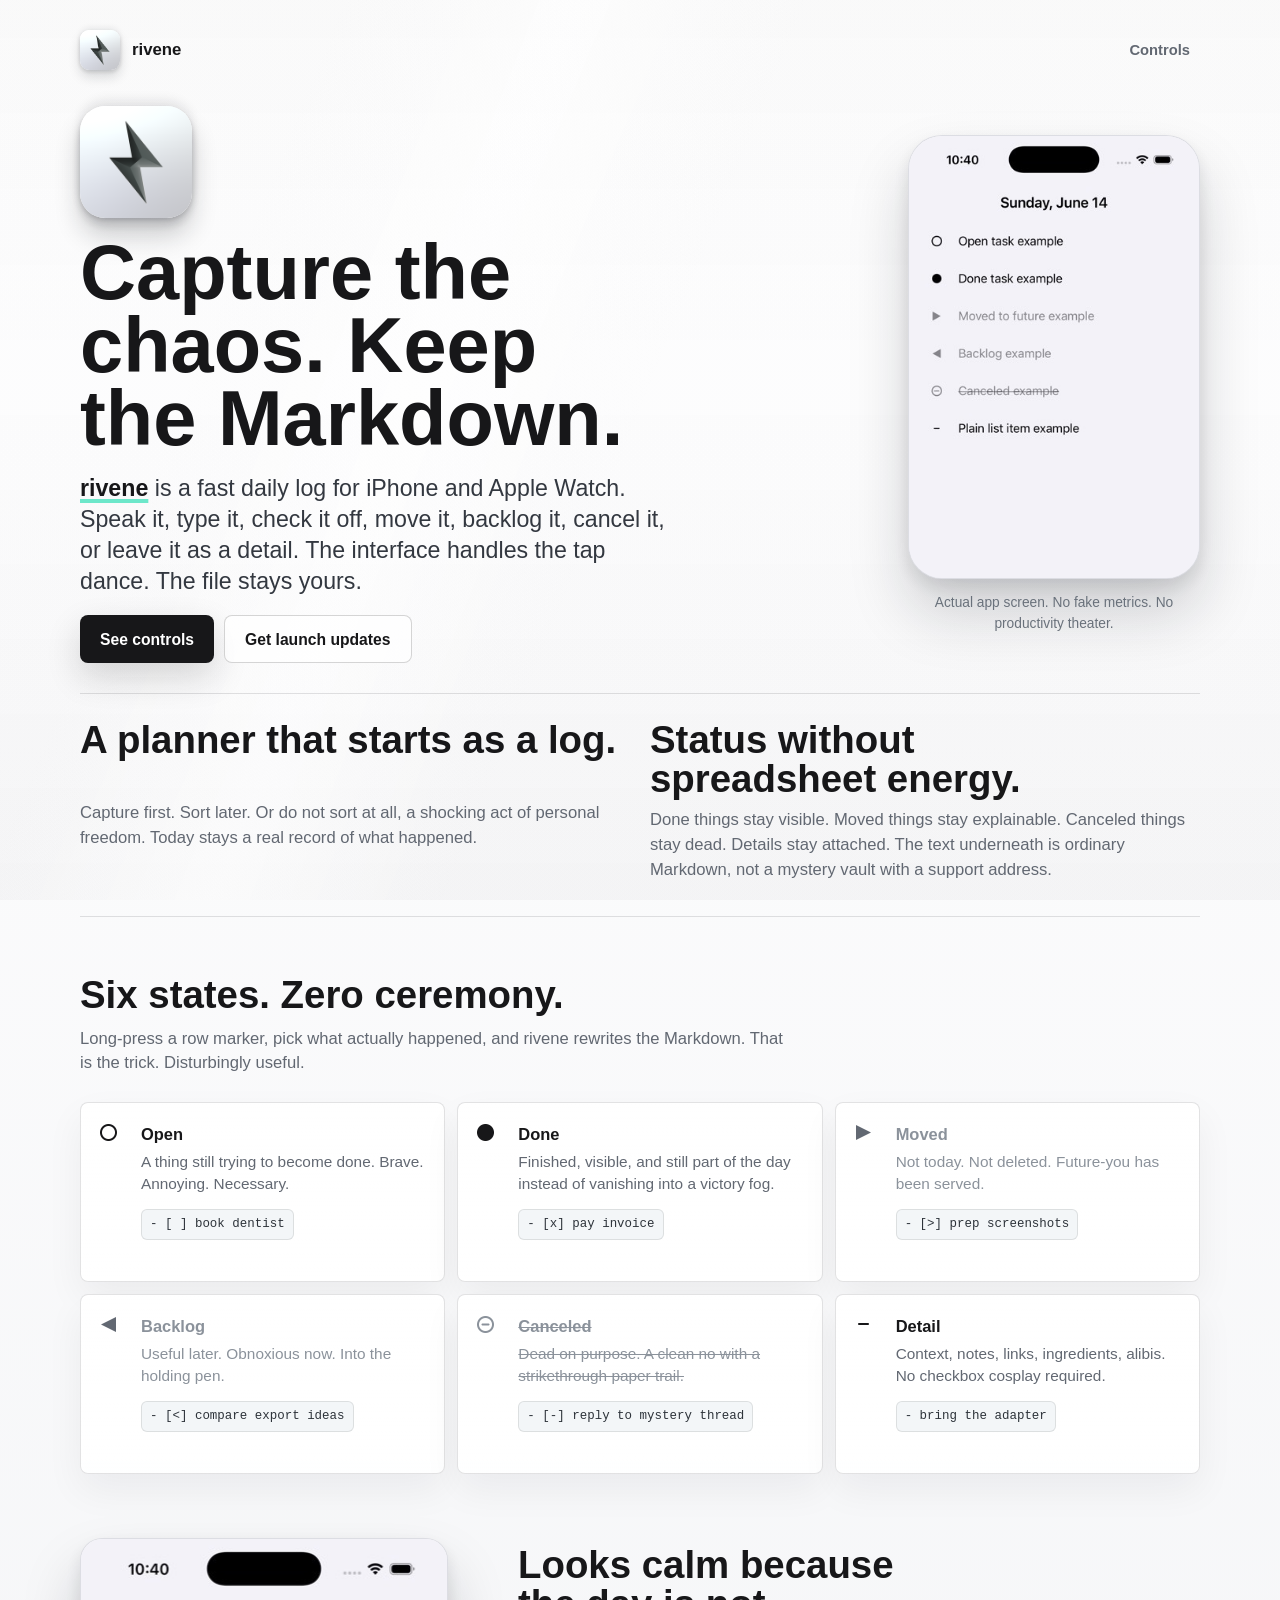
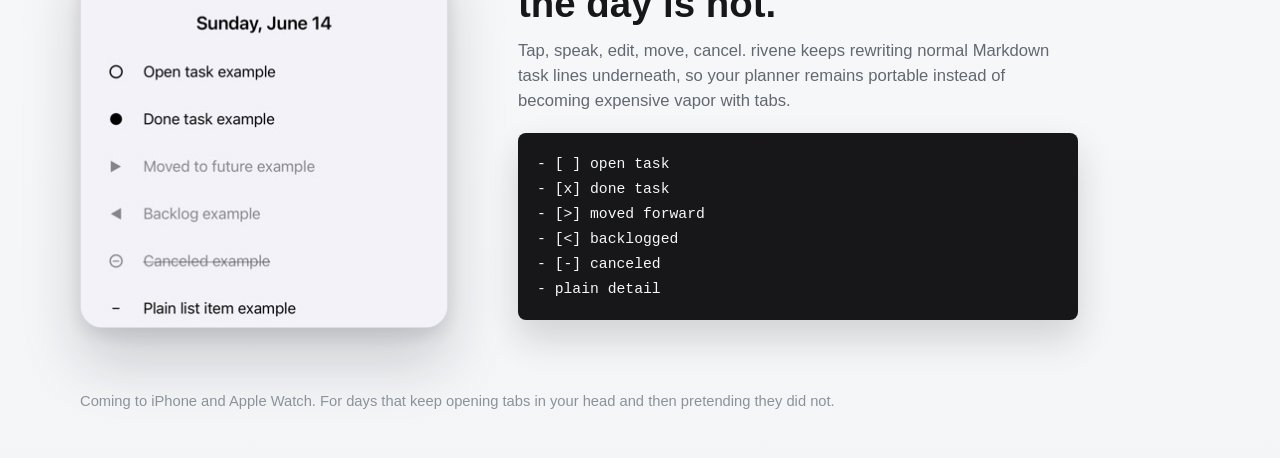
<file: index.html>
<!doctype html>
<html lang="en">
  <head>
    <meta charset="utf-8">
    <meta name="viewport" content="width=device-width, initial-scale=1">
    <title>rivene: Capture chaos, keep the Markdown</title>
    <meta
      name="description"
      content="rivene is a fast Markdown daily log for iPhone and Apple Watch. Capture, check off, move, backlog, cancel, and keep the text."
    >
    <meta name="theme-color" content="#fbfbfc">
    <meta property="og:title" content="rivene: Capture chaos, keep the Markdown">
    <meta
      property="og:description"
      content="A capture-first Markdown log for iPhone and Apple Watch. The interface moves fast. The file stays yours."
    >
    <meta property="og:type" content="website">
    <meta property="og:url" content="https://rivene.com/">
    <meta property="og:image" content="https://rivene.com/brand/app-icon/rivene-app-icon-faceted-inset-glass-material-20260615-512.png">
    <meta property="og:site_name" content="rivene">
    <meta name="twitter:card" content="summary_large_image">
    <meta name="twitter:title" content="rivene: Capture chaos, keep the Markdown">
    <meta
      name="twitter:description"
      content="A capture-first Markdown log for iPhone and Apple Watch. The interface moves fast. The file stays yours."
    >
    <meta name="twitter:image" content="https://rivene.com/brand/app-icon/rivene-app-icon-faceted-inset-glass-material-20260615-512.png">
    <link rel="canonical" href="https://rivene.com/">
    <link rel="icon" href="brand/app-icon/rivene-app-icon-faceted-inset-glass-material-20260615-32.png" sizes="32x32">
    <link rel="apple-touch-icon" href="brand/app-icon/rivene-app-icon-faceted-inset-glass-material-20260615-180.png">
    <link rel="manifest" href="site.webmanifest">
    <link rel="preload" href="product/rivene-daily-log-options-glyphs-20260615.jpg" as="image">
    <link rel="stylesheet" href="site.css?v=20260615-controls-animation">
    <script type="application/ld+json">
      {
        "@context": "https://schema.org",
        "@graph": [
          {
            "@type": "SoftwareApplication",
            "name": "rivene",
            "applicationCategory": "ProductivityApplication",
            "operatingSystem": "iOS, watchOS",
            "url": "https://rivene.com/",
            "image": "https://rivene.com/brand/app-icon/rivene-app-icon-faceted-inset-glass-material-20260615-512.png",
            "description": "rivene is a capture-first Markdown daily log for iPhone and Apple Watch.",
            "dateModified": "2026-06-15"
          },
          {
            "@type": "FAQPage",
            "mainEntity": [
              {
                "@type": "Question",
                "name": "What is rivene?",
                "acceptedAnswer": {
                  "@type": "Answer",
                  "text": "rivene is a Markdown-first daily log for iPhone and Apple Watch. It captures entries quickly while keeping the underlying planner as portable text."
                }
              },
              {
                "@type": "Question",
                "name": "Does rivene store entries as Markdown?",
                "acceptedAnswer": {
                  "@type": "Answer",
                  "text": "Yes. rivene rewrites standard Markdown task-list lines for open, done, moved, backlog, canceled, and plain detail entries."
                }
              },
              {
                "@type": "Question",
                "name": "What does the Apple Watch app do?",
                "acceptedAnswer": {
                  "@type": "Answer",
                  "text": "The Apple Watch app focuses on capture, quick review, and checking off today's entries. iPhone remains the full editing and planning surface."
                }
              },
              {
                "@type": "Question",
                "name": "Is speech capture private?",
                "acceptedAnswer": {
                  "@type": "Answer",
                  "text": "On physical iPhone devices, rivene requires on-device speech recognition and does not silently fall back to server recognition."
                }
              }
            ]
          }
        ]
      }
    </script>
  </head>
  <body>
    <a class="skip-link" href="#main-content">Skip to content</a>
    <main id="main-content" class="page" aria-labelledby="hero-title" tabindex="-1">
      <header class="brand-bar" aria-label="rivene">
        <a class="brand" href="/" aria-label="rivene home">
          <img
            class="brand__icon"
            src="brand/app-icon/rivene-app-icon-faceted-inset-glass-material-20260615-128.png"
            alt=""
            width="40"
            height="40"
          >
          <span>rivene</span>
        </a>
        <nav class="site-nav" aria-label="Site">
          <a href="controls.html">Controls</a>
        </nav>
      </header>

      <section class="hero" aria-label="rivene overview">
        <div class="hero__copy">
          <img
            class="hero__icon"
            src="brand/app-icon/rivene-app-icon-faceted-inset-glass-material-20260615-256.png"
            alt=""
            width="112"
            height="112"
          >
          <h1 id="hero-title">Capture the chaos. Keep the Markdown.</h1>
          <p>
            <span class="wordmark">rivene</span> is a fast daily log for iPhone and Apple Watch. Speak it, type it, check it off, move it, backlog it, cancel it, or leave it as a detail. The interface handles the tap dance. The file stays yours.
          </p>
          <div class="button-row">
            <a class="button" href="controls.html">See controls</a>
            <a class="button button--secondary" href="mailto:hello@rivene.com?subject=rivene%20launch%20updates">Get launch updates</a>
          </div>
        </div>

        <figure class="phone-shot">
          <div class="phone-frame">
            <img
              src="product/rivene-daily-log-options-glyphs-20260615.jpg"
              alt="rivene daily log showing open, done, moved, backlog, struck-through canceled, and plain list item examples."
              width="368"
              height="800"
              fetchpriority="high"
            >
          </div>
          <figcaption>Actual app screen. No fake metrics. No productivity theater.</figcaption>
        </figure>
      </section>

      <section class="intro" aria-label="What rivene is">
        <div>
          <h2>A planner that starts as a log.</h2>
          <p>
            Capture first. Sort later. Or do not sort at all, a shocking act of personal freedom. Today stays a real record of what happened.
          </p>
        </div>
        <div>
          <h2>Status without spreadsheet energy.</h2>
          <p>
            Done things stay visible. Moved things stay explainable. Canceled things stay dead. Details stay attached. The text underneath is ordinary Markdown, not a mystery vault with a support address.
          </p>
        </div>
      </section>

      <section class="options" aria-labelledby="options-title">
        <div class="section-heading">
          <h2 id="options-title">Six states. Zero ceremony.</h2>
          <p>Long-press a row marker, pick what actually happened, and rivene rewrites the Markdown. That is the trick. Disturbingly useful.</p>
        </div>

        <div class="option-grid">
          <article class="option">
            <span class="state-glyph state-glyph--open" aria-hidden="true"></span>
            <div>
              <h3>Open</h3>
              <p>A thing still trying to become done. Brave. Annoying. Necessary.</p>
              <code>- [ ] book dentist</code>
            </div>
          </article>
          <article class="option">
            <span class="state-glyph state-glyph--done" aria-hidden="true"></span>
            <div>
              <h3>Done</h3>
              <p>Finished, visible, and still part of the day instead of vanishing into a victory fog.</p>
              <code>- [x] pay invoice</code>
            </div>
          </article>
          <article class="option option--inactive">
            <span class="state-glyph state-glyph--moved" aria-hidden="true"></span>
            <div>
              <h3>Moved</h3>
              <p>Not today. Not deleted. Future-you has been served.</p>
              <code>- [&gt;] prep screenshots</code>
            </div>
          </article>
          <article class="option option--inactive">
            <span class="state-glyph state-glyph--backlog" aria-hidden="true"></span>
            <div>
              <h3>Backlog</h3>
              <p>Useful later. Obnoxious now. Into the holding pen.</p>
              <code>- [&lt;] compare export ideas</code>
            </div>
          </article>
          <article class="option option--inactive option--canceled">
            <span class="state-glyph state-glyph--canceled" aria-hidden="true"></span>
            <div>
              <h3>Canceled</h3>
              <p>Dead on purpose. A clean no with a strikethrough paper trail.</p>
              <code>- [-] reply to mystery thread</code>
            </div>
          </article>
          <article class="option">
            <span class="state-glyph state-glyph--detail" aria-hidden="true"></span>
            <div>
              <h3>Detail</h3>
              <p>Context, notes, links, ingredients, alibis. No checkbox cosplay required.</p>
              <code>- bring the adapter</code>
            </div>
          </article>
        </div>
      </section>

      <section class="receipt" aria-label="Markdown receipt">
        <figure class="detail-shot">
          <img
            src="product/rivene-daily-log-options-detail-glyphs-20260615.jpg"
            alt="Close crop of the rivene daily log showing every entry state option, including struck-through canceled text."
            width="368"
            height="390"
            loading="lazy"
          >
        </figure>
        <div class="receipt__copy">
          <h2>Looks calm because the day is not.</h2>
          <p>
            Tap, speak, edit, move, cancel. rivene keeps rewriting normal Markdown task lines underneath, so your planner remains portable instead of becoming expensive vapor with tabs.
          </p>
          <pre aria-label="Markdown examples"><code>- [ ] open task
- [x] done task
- [&gt;] moved forward
- [&lt;] backlogged
- [-] canceled
- plain detail</code></pre>
        </div>
      </section>
    </main>

    <footer class="footer">
      <span>Coming to iPhone and Apple Watch. For days that keep opening tabs in your head and then pretending they did not.</span>
    </footer>
  </body>
</html>
</file>
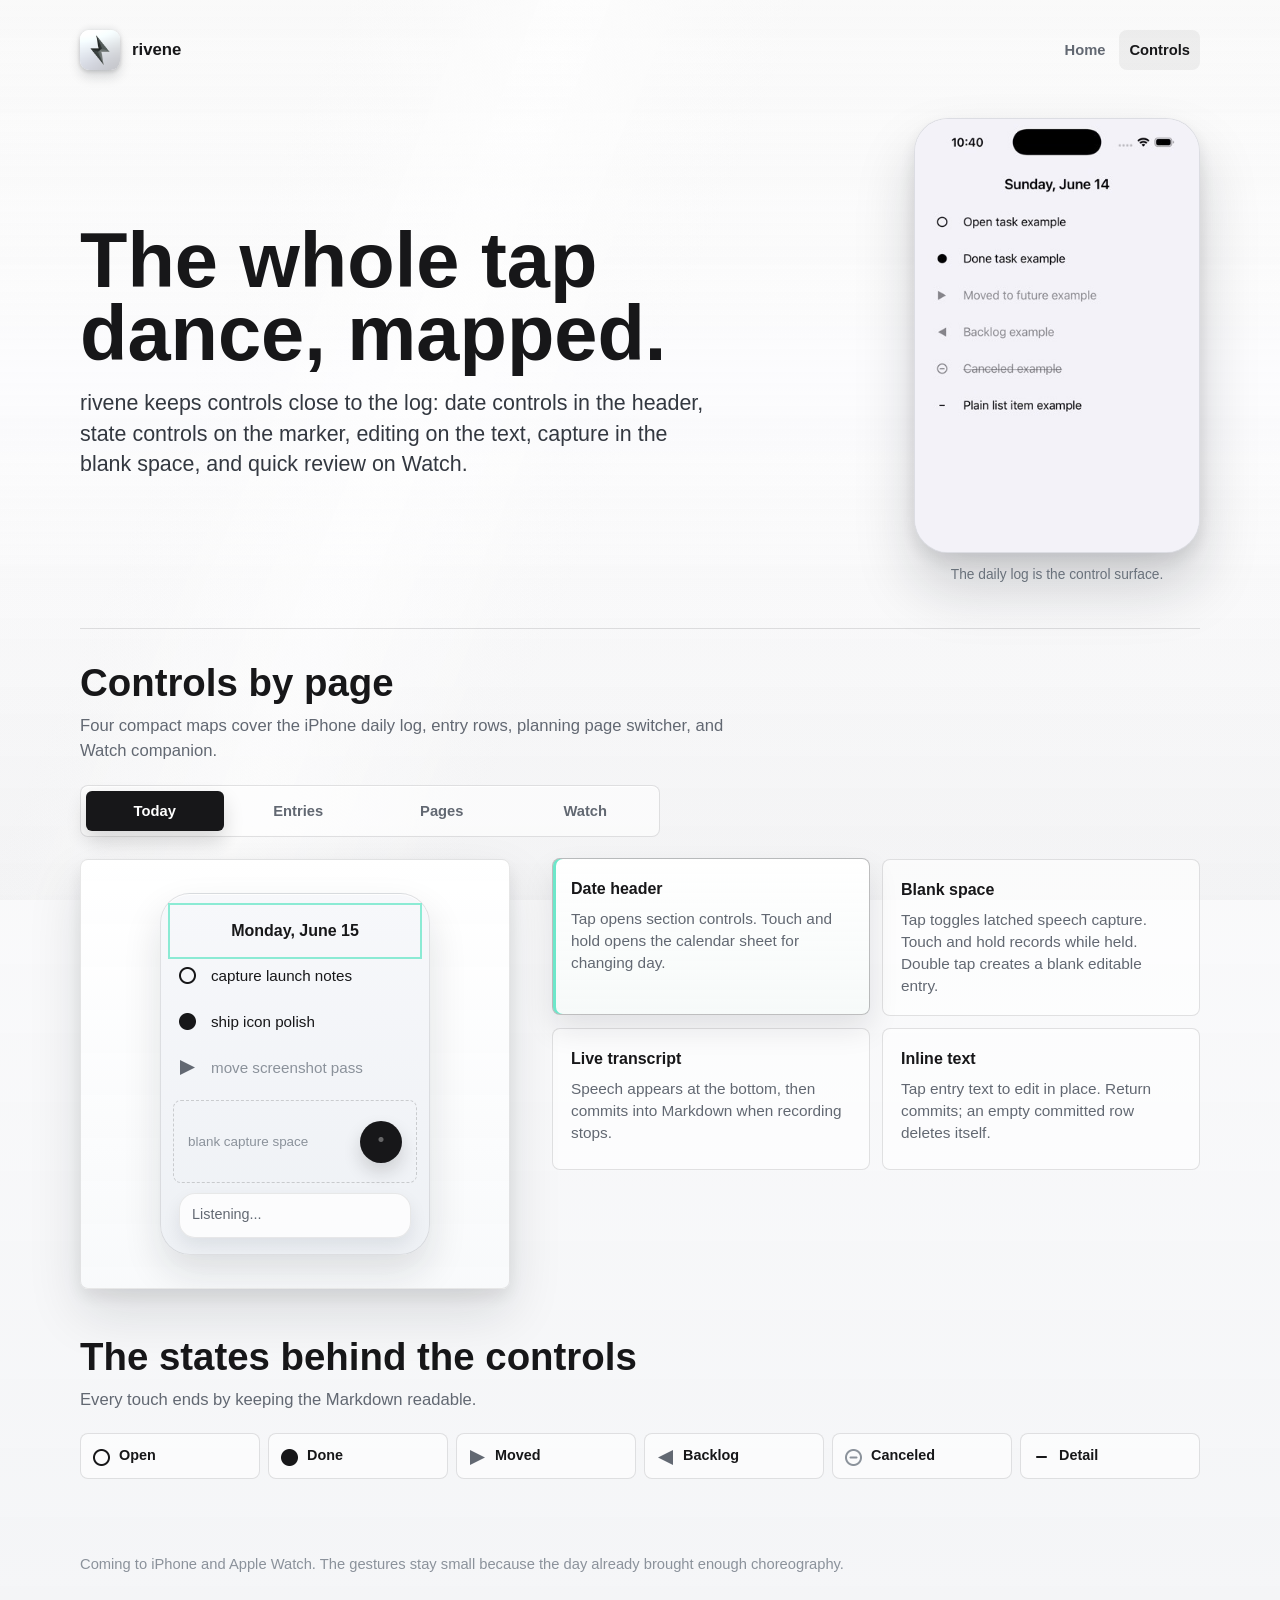
<file: controls.html>
<!doctype html>
<html lang="en">
  <head>
    <meta charset="utf-8">
    <meta name="viewport" content="width=device-width, initial-scale=1">
    <title>rivene controls: iPhone and Watch gestures</title>
    <meta
      name="description"
      content="A concise visual map of rivene controls for the iPhone daily log, entry states, planning pages, and Apple Watch."
    >
    <meta name="theme-color" content="#fbfbfc">
    <meta property="og:title" content="rivene controls">
    <meta
      property="og:description"
      content="A concise visual map of the controls in rivene's Markdown daily log for iPhone and Apple Watch."
    >
    <meta property="og:type" content="website">
    <meta property="og:url" content="https://rivene.com/controls.html">
    <meta property="og:image" content="https://rivene.com/brand/app-icon/rivene-app-icon-faceted-inset-glass-material-20260615-512.png">
    <meta property="og:site_name" content="rivene">
    <meta name="twitter:card" content="summary_large_image">
    <meta name="twitter:title" content="rivene controls">
    <meta
      name="twitter:description"
      content="A concise visual map of the controls in rivene's Markdown daily log for iPhone and Apple Watch."
    >
    <meta name="twitter:image" content="https://rivene.com/brand/app-icon/rivene-app-icon-faceted-inset-glass-material-20260615-512.png">
    <link rel="canonical" href="https://rivene.com/controls.html">
    <link rel="icon" href="brand/app-icon/rivene-app-icon-faceted-inset-glass-material-20260615-32.png" sizes="32x32">
    <link rel="apple-touch-icon" href="brand/app-icon/rivene-app-icon-faceted-inset-glass-material-20260615-180.png">
    <link rel="manifest" href="site.webmanifest">
    <link rel="preload" href="product/rivene-daily-log-options-glyphs-20260615.jpg" as="image">
    <link rel="stylesheet" href="site.css?v=20260615-screen-recordings">
  </head>
  <body>
    <a class="skip-link" href="#main-content">Skip to content</a>
    <main id="main-content" class="page controls-page" aria-labelledby="controls-title" tabindex="-1">
      <header class="brand-bar" aria-label="rivene">
        <a class="brand" href="/" aria-label="rivene home">
          <img
            class="brand__icon"
            src="brand/app-icon/rivene-app-icon-faceted-inset-glass-material-20260615-128.png"
            alt=""
            width="40"
            height="40"
          >
          <span>rivene</span>
        </a>
        <nav class="site-nav" aria-label="Site">
          <a href="/">Home</a>
          <a href="controls.html" aria-current="page">Controls</a>
        </nav>
      </header>

      <section class="controls-hero" aria-label="Controls overview">
        <div class="controls-hero__copy">
          <h1 id="controls-title">The whole tap dance, mapped.</h1>
          <p>
            rivene keeps controls close to the log: date controls in the header, state controls on the marker, editing on the text, capture in the blank space, and quick review on Watch.
          </p>
        </div>
        <figure class="controls-hero__shot">
          <div class="phone-frame">
            <img
              src="product/rivene-daily-log-options-glyphs-20260615.jpg"
              alt="rivene daily log screenshot showing entry states and row markers."
              width="368"
              height="800"
              fetchpriority="high"
            >
          </div>
          <figcaption>The daily log is the control surface.</figcaption>
        </figure>
      </section>

      <section class="control-tabs" aria-labelledby="control-tabs-title">
        <div class="section-heading">
          <h2 id="control-tabs-title">Controls by page</h2>
          <p>Four compact maps cover the iPhone daily log, entry rows, planning page switcher, and Watch companion.</p>
        </div>

        <div class="tab-strip" role="tablist" aria-label="Control pages">
          <button id="tab-today" class="tab-button" type="button" role="tab" aria-selected="true" aria-controls="panel-today">Today</button>
          <button id="tab-entries" class="tab-button" type="button" role="tab" aria-selected="false" aria-controls="panel-entries" tabindex="-1">Entries</button>
          <button id="tab-pages" class="tab-button" type="button" role="tab" aria-selected="false" aria-controls="panel-pages" tabindex="-1">Pages</button>
          <button id="tab-watch" class="tab-button" type="button" role="tab" aria-selected="false" aria-controls="panel-watch" tabindex="-1">Watch</button>
        </div>

        <section id="panel-today" class="tab-panel" role="tabpanel" aria-labelledby="tab-today">
          <div class="control-panel-grid">
            <div class="control-sample control-sample--today" data-demo-scope="today" data-active-control="today-date" aria-label="Today controls sample">
              <div class="sample-phone">
                <div class="sample-date" data-demo-target="today-date">Monday, June 15</div>
                <div class="sample-row" data-demo-target="today-inline"><span class="state-glyph state-glyph--open" aria-hidden="true"></span><span>capture launch notes<span class="sample-caret" aria-hidden="true"></span></span></div>
                <div class="sample-row"><span class="state-glyph state-glyph--done" aria-hidden="true"></span><span>ship icon polish</span></div>
                <div class="sample-row sample-row--quiet"><span class="state-glyph state-glyph--moved" aria-hidden="true"></span><span>move screenshot pass</span></div>
                <div class="sample-blank" data-demo-target="today-blank">
                  <span>blank capture space</span>
                  <span class="sample-mic" data-demo-target="today-blank" aria-hidden="true"></span>
                </div>
                <div class="sample-transcript" data-demo-target="today-transcript">Listening...</div>
              </div>
              <video class="control-recording" data-demo-video muted playsinline loop preload="metadata" hidden aria-hidden="true"></video>
            </div>

            <div class="control-list">
              <button class="control-card" type="button" data-control="today-date" data-demo="today" aria-pressed="true">
                <span class="control-card__title">Date header</span>
                <span class="control-card__copy">Tap opens section controls. Touch and hold opens the calendar sheet for changing day.</span>
              </button>
              <button class="control-card" type="button" data-control="today-blank" data-demo="today" aria-pressed="false">
                <span class="control-card__title">Blank space</span>
                <span class="control-card__copy">Tap toggles latched speech capture. Touch and hold records while held. Double tap creates a blank editable entry.</span>
              </button>
              <button class="control-card" type="button" data-control="today-transcript" data-demo="today" aria-pressed="false">
                <span class="control-card__title">Live transcript</span>
                <span class="control-card__copy">Speech appears at the bottom, then commits into Markdown when recording stops.</span>
              </button>
              <button class="control-card" type="button" data-control="today-inline" data-demo="today" aria-pressed="false">
                <span class="control-card__title">Inline text</span>
                <span class="control-card__copy">Tap entry text to edit in place. Return commits; an empty committed row deletes itself.</span>
              </button>
            </div>
          </div>
        </section>

        <section id="panel-entries" class="tab-panel" role="tabpanel" aria-labelledby="tab-entries" hidden>
          <div class="control-panel-grid">
            <div class="control-sample control-sample--entries" data-demo-scope="entries" data-active-control="entries-marker-tap" aria-label="Entry controls sample">
              <div class="entry-demo">
                <div class="entry-demo__row" data-demo-target="entries-row-swipe">
                  <span class="entry-demo__action entry-demo__action--flag">Flag</span>
                  <span class="entry-demo__action entry-demo__action--delete">Delete</span>
                  <span class="entry-demo__surface" data-demo-target="entries-marker-tap entries-marker-hold entries-text-hold">
                    <span class="state-glyph state-glyph--open" data-demo-target="entries-marker-tap entries-marker-hold" aria-hidden="true"></span>
                    <span class="entry-demo__text" data-demo-target="entries-text-hold">capture launch notes</span>
                    <span class="entry-demo__handle" data-demo-target="entries-text-hold" aria-hidden="true"></span>
                  </span>
                </div>
                <div class="entry-demo__row">
                  <span class="entry-demo__surface">
                    <span class="state-glyph state-glyph--done" aria-hidden="true"></span>
                    <span class="entry-demo__text">ship icon polish</span>
                    <span class="entry-demo__handle" aria-hidden="true"></span>
                  </span>
                </div>
                <div class="entry-demo__row entry-demo__row--quiet">
                  <span class="entry-demo__surface">
                    <span class="state-glyph state-glyph--backlog" aria-hidden="true"></span>
                    <span class="entry-demo__text">backlog settings copy</span>
                    <span class="entry-demo__handle" aria-hidden="true"></span>
                  </span>
                </div>
                <div class="entry-demo__menu" data-demo-target="entries-marker-hold" aria-hidden="true">
                  <span><span class="state-glyph state-glyph--open"></span>Open</span>
                  <span><span class="state-glyph state-glyph--done"></span>Done</span>
                  <span><span class="state-glyph state-glyph--moved"></span>Move</span>
                  <span><span class="state-glyph state-glyph--canceled"></span>Cancel</span>
                </div>
              </div>
              <video class="control-recording" data-demo-video muted playsinline loop preload="metadata" hidden aria-hidden="true"></video>
            </div>

            <div class="control-list">
              <button class="control-card" type="button" data-control="entries-marker-tap" data-demo="entries" aria-pressed="true">
                <span class="control-card__title">Marker tap</span>
                <span class="control-card__copy">Open and done entries quick-toggle. Moved, backlog, canceled, and detail rows stay preserved.</span>
              </button>
              <button class="control-card" type="button" data-control="entries-marker-hold" data-demo="entries" aria-pressed="false">
                <span class="control-card__title">Marker hold</span>
                <span class="control-card__copy">Touch and hold the marker to open the state menu, then tap or slide to open, done, moved, backlog, canceled, or detail.</span>
              </button>
              <button class="control-card" type="button" data-control="entries-row-swipe" data-demo="entries" aria-pressed="false">
                <span class="control-card__title">Row swipe</span>
                <span class="control-card__copy">Swipe right to flag and move an entry up. Swipe left to delete.</span>
              </button>
              <button class="control-card" type="button" data-control="entries-text-hold" data-demo="entries" aria-pressed="false">
                <span class="control-card__title">Text hold</span>
                <span class="control-card__copy">Touch and hold row text, then drag to reorder the Markdown lines.</span>
              </button>
            </div>
          </div>
        </section>

        <section id="panel-pages" class="tab-panel" role="tabpanel" aria-labelledby="tab-pages" hidden>
          <div class="control-panel-grid">
            <div class="control-sample control-sample--pages" data-demo-scope="pages" data-active-control="pages-section-menu" aria-label="Page controls sample">
              <div class="sample-menu">
                <div class="sample-menu__row sample-menu__row--active" data-demo-target="pages-section-menu"><span class="sample-icon sample-icon--calendar" aria-hidden="true"></span><strong>Daily Log</strong></div>
                <div class="sample-menu__row" data-demo-target="pages-section-menu pages-inactive"><span class="sample-icon sample-icon--list" aria-hidden="true"></span><strong>Index</strong></div>
                <div class="sample-menu__row" data-demo-target="pages-section-menu pages-inactive"><span class="sample-icon sample-icon--folder" aria-hidden="true"></span><strong>Projects</strong></div>
                <div class="sample-menu__row" data-demo-target="pages-section-menu pages-inactive"><span class="sample-icon sample-icon--book" aria-hidden="true"></span><strong>Journal</strong></div>
                <div class="sample-menu__row" data-demo-target="pages-section-menu pages-inactive"><span class="sample-icon sample-icon--check" aria-hidden="true"></span><strong>Habit Tracker</strong></div>
                <div class="sample-menu__row" data-demo-target="pages-section-menu pages-inactive"><span class="sample-icon sample-icon--arrow" aria-hidden="true"></span><strong>Future Log</strong></div>
                <div class="sample-menu__row" data-demo-target="pages-section-menu pages-inactive"><span class="sample-icon sample-icon--tray" aria-hidden="true"></span><strong>Backlog</strong></div>
              </div>
              <div class="sample-calendar" data-demo-target="pages-calendar pages-inactive">
                <div class="sample-calendar__title">Date</div>
                <div class="sample-calendar__grid" aria-hidden="true">
                  <span></span><span></span><span></span><span></span><span></span><span></span><span></span>
                  <span></span><span></span><span class="is-selected"></span><span></span><span></span><span></span><span></span>
                  <span></span><span></span><span></span><span></span><span></span><span></span><span></span>
                </div>
                <span class="sample-done">Done</span>
              </div>
              <video class="control-recording" data-demo-video muted playsinline loop preload="metadata" hidden aria-hidden="true"></video>
            </div>

            <div class="control-list">
              <button class="control-card" type="button" data-control="pages-section-menu" data-demo="pages" aria-pressed="true">
                <span class="control-card__title">Section menu</span>
                <span class="control-card__copy">Tap the date to switch between Daily Log, Index, Projects, Journal, Habit Tracker, Future Log, and Backlog.</span>
              </button>
              <button class="control-card" type="button" data-control="pages-calendar" data-demo="pages" aria-pressed="false">
                <span class="control-card__title">Calendar sheet</span>
                <span class="control-card__copy">Touch and hold the date to pick another day, then Done returns to the selected log.</span>
              </button>
              <button class="control-card" type="button" data-control="pages-inactive" data-demo="pages" aria-pressed="false">
                <span class="control-card__title">Inactive pages</span>
                <span class="control-card__copy">Non-daily-log pages are visible destinations while the current build keeps their bodies intentionally quiet.</span>
              </button>
            </div>
          </div>
        </section>

        <section id="panel-watch" class="tab-panel" role="tabpanel" aria-labelledby="tab-watch" hidden>
          <div class="control-panel-grid">
            <div class="control-sample control-sample--watch" data-demo-scope="watch" data-active-control="watch-record" aria-label="Watch controls sample">
              <div class="watch-frame">
                <div class="watch-title">rivene</div>
                <div class="watch-section">
                  <strong>Monday, June 15</strong>
                  <span>Daily Log</span>
                </div>
                <div class="watch-button" data-demo-target="watch-record">Record</div>
                <div class="watch-field" data-demo-target="watch-new-entry">New entry</div>
                <div class="watch-button watch-button--quiet" data-demo-target="watch-new-entry">Add</div>
                <div class="watch-row" data-demo-target="watch-today-rows"><span class="state-glyph state-glyph--open" aria-hidden="true"></span><span>review draft</span></div>
                <div class="watch-row" data-demo-target="watch-today-rows"><span class="state-glyph state-glyph--done" aria-hidden="true"></span><span>send update</span></div>
              </div>
              <video class="control-recording" data-demo-video muted playsinline loop preload="metadata" hidden aria-hidden="true"></video>
            </div>

            <div class="control-list">
              <button class="control-card" type="button" data-control="watch-record" data-demo="watch" aria-pressed="true">
                <span class="control-card__title">Record</span>
                <span class="control-card__copy">Tap Record to focus the watch dictation field.</span>
              </button>
              <button class="control-card" type="button" data-control="watch-new-entry" data-demo="watch" aria-pressed="false">
                <span class="control-card__title">New entry</span>
                <span class="control-card__copy">Dictate or type into the field. The Add control appears once there is text.</span>
              </button>
              <button class="control-card" type="button" data-control="watch-today-rows" data-demo="watch" aria-pressed="false">
                <span class="control-card__title">Today rows</span>
                <span class="control-card__copy">Tap an open or done row to toggle it. Deferred, backlogged, canceled, and detail rows remain log context.</span>
              </button>
            </div>
          </div>
        </section>
      </section>

      <section class="state-strip" aria-labelledby="state-strip-title">
        <div class="section-heading">
          <h2 id="state-strip-title">The states behind the controls</h2>
          <p>Every touch ends by keeping the Markdown readable.</p>
        </div>
        <div class="state-strip__grid">
          <span><span class="state-glyph state-glyph--open" aria-hidden="true"></span>Open</span>
          <span><span class="state-glyph state-glyph--done" aria-hidden="true"></span>Done</span>
          <span><span class="state-glyph state-glyph--moved" aria-hidden="true"></span>Moved</span>
          <span><span class="state-glyph state-glyph--backlog" aria-hidden="true"></span>Backlog</span>
          <span><span class="state-glyph state-glyph--canceled" aria-hidden="true"></span>Canceled</span>
          <span><span class="state-glyph state-glyph--detail" aria-hidden="true"></span>Detail</span>
        </div>
      </section>
    </main>

    <footer class="footer">
      <span>Coming to iPhone and Apple Watch. The gestures stay small because the day already brought enough choreography.</span>
    </footer>

    <script>
      const tabs = Array.from(document.querySelectorAll('[role="tab"]'));
      const panels = Array.from(document.querySelectorAll('[role="tabpanel"]'));
      const controlButtons = Array.from(document.querySelectorAll('[data-control]'));
      const recordingVersion = '20260615-screen-recordings';
      const reduceMotionQuery = window.matchMedia('(prefers-reduced-motion: reduce)');
      const controlRecordings = {
        'today-date': 'product/controls-recordings/date-header.mp4',
        'today-blank': 'product/controls-recordings/today-blank.mp4',
        'today-transcript': 'product/controls-recordings/today-transcript.mp4',
        'today-inline': 'product/controls-recordings/today-inline.mp4',
        'entries-marker-tap': 'product/controls-recordings/entries-marker-tap.mp4',
        'entries-marker-hold': 'product/controls-recordings/entries-marker-hold.mp4',
        'entries-row-swipe': 'product/controls-recordings/entries-row-swipe.mp4',
        'entries-text-hold': 'product/controls-recordings/entries-text-hold.mp4',
        'pages-section-menu': 'product/controls-recordings/date-header.mp4',
        'pages-calendar': 'product/controls-recordings/pages-calendar.mp4',
        'pages-inactive': 'product/controls-recordings/pages-inactive.mp4',
        'watch-record': 'product/controls-recordings/watch-new-entry.mp4',
        'watch-new-entry': 'product/controls-recordings/watch-new-entry.mp4',
        'watch-today-rows': 'product/controls-recordings/watch-today-rows.mp4'
      };

      function updateDemoTargets(demo, controlName) {
        demo.dataset.activeControl = controlName;
        demo.querySelectorAll('[data-demo-target]').forEach((target) => {
          const targets = target.dataset.demoTarget.split(/\s+/);
          target.classList.toggle('is-demo-target', targets.includes(controlName));
        });
      }

      function replayDemo(demo) {
        demo.classList.remove('is-replaying');
        void demo.offsetWidth;
        demo.classList.add('is-replaying');
      }

      function hideDemoVideo(demo) {
        const video = demo.querySelector('[data-demo-video]');
        if (!video) return;

        demo.classList.remove('has-recording');
        video.hidden = true;
        video.controls = false;
        video.pause();
      }

      function updateDemoVideo(demo, controlName) {
        const video = demo.querySelector('[data-demo-video]');
        const panel = demo.closest('[role="tabpanel"]');
        const recording = controlRecordings[controlName];

        if (!video || !recording || reduceMotionQuery.matches || panel?.hidden) {
          hideDemoVideo(demo);
          return;
        }

        const versionedSource = `${recording}?v=${recordingVersion}`;
        if (video.getAttribute('src') !== versionedSource) {
          video.setAttribute('src', versionedSource);
          video.load();
        }

        demo.classList.add('has-recording');
        video.hidden = false;
        video.controls = false;
        video.currentTime = 0;

        const playPromise = video.play();
        if (playPromise) {
          playPromise.catch(() => {
            video.controls = true;
          });
        }
      }

      function selectControl(control, options = {}) {
        const group = control.closest('.control-list');
        const controls = Array.from(group.querySelectorAll('[data-control]'));
        controls.forEach((item) => {
          item.setAttribute('aria-pressed', String(item === control));
        });

        const demo = document.querySelector(`[data-demo-scope="${control.dataset.demo}"]`);
        if (demo) {
          updateDemoTargets(demo, control.dataset.control);
          replayDemo(demo);
          updateDemoVideo(demo, control.dataset.control);
        }

        if (options.focus) {
          control.focus();
        }
      }

      function selectDefaultControl(panel) {
        const selected = panel.querySelector('[data-control][aria-pressed="true"]') || panel.querySelector('[data-control]');
        if (selected) {
          selectControl(selected);
        }
      }

      function selectTab(tab) {
        const selectedPanelId = tab.getAttribute('aria-controls');

        tabs.forEach((item) => {
          const isSelected = item === tab;
          item.setAttribute('aria-selected', String(isSelected));
          item.tabIndex = isSelected ? 0 : -1;
        });

        panels.forEach((panel) => {
          const isSelected = panel.id === selectedPanelId;
          panel.hidden = !isSelected;
          if (!isSelected) {
            panel.querySelectorAll('[data-demo-scope]').forEach(hideDemoVideo);
          }
        });

        const selectedPanel = document.getElementById(selectedPanelId);
        if (selectedPanel) {
          selectDefaultControl(selectedPanel);
        }
      }

      tabs.forEach((tab, index) => {
        tab.addEventListener('click', () => selectTab(tab));
        tab.addEventListener('keydown', (event) => {
          const direction = event.key === 'ArrowRight' ? 1 : event.key === 'ArrowLeft' ? -1 : 0;
          if (direction === 0) return;
          event.preventDefault();
          const next = tabs[(index + direction + tabs.length) % tabs.length];
          selectTab(next);
          next.focus();
        });
      });

      controlButtons.forEach((control) => {
        control.addEventListener('click', () => selectControl(control));
        control.addEventListener('keydown', (event) => {
          const group = control.closest('.control-list');
          const controls = Array.from(group.querySelectorAll('[data-control]'));
          const index = controls.indexOf(control);
          const direction = event.key === 'ArrowRight' || event.key === 'ArrowDown'
            ? 1
            : event.key === 'ArrowLeft' || event.key === 'ArrowUp'
              ? -1
              : 0;

          if (direction !== 0) {
            event.preventDefault();
            const next = controls[(index + direction + controls.length) % controls.length];
            selectControl(next, { focus: true });
          }

          if (event.key === 'Home' || event.key === 'End') {
            event.preventDefault();
            const next = event.key === 'Home' ? controls[0] : controls[controls.length - 1];
            selectControl(next, { focus: true });
          }
        });
      });

      document.querySelectorAll('[data-demo-video]').forEach((video) => {
        video.addEventListener('error', () => {
          const demo = video.closest('[data-demo-scope]');
          if (demo) hideDemoVideo(demo);
        });
      });

      reduceMotionQuery.addEventListener('change', () => {
        panels.forEach((panel) => {
          const selected = panel.querySelector('[data-control][aria-pressed="true"]');
          if (selected) {
            const demo = document.querySelector(`[data-demo-scope="${selected.dataset.demo}"]`);
            if (demo) updateDemoVideo(demo, selected.dataset.control);
          }
        });
      });

      panels.forEach(selectDefaultControl);
    </script>
  </body>
</html>
</file>
<file: site.css>
:root {
  --page: #fbfbfc;
  --ink: #171719;
  --muted: #626872;
  --quiet: #8b929b;
  --line: rgba(23, 23, 25, 0.12);
  --line-strong: rgba(23, 23, 25, 0.18);
  --panel: rgba(255, 255, 255, 0.72);
  --spark: #6de7ca;
  --steel: #dfe5ec;
  --button: #171719;
  --button-hover: #050506;
  color: var(--ink);
  background: var(--page);
  font-family: -apple-system, BlinkMacSystemFont, "SF Pro Text", "Segoe UI", sans-serif;
  font-size: 16px;
  line-height: 1.5;
  text-rendering: optimizeLegibility;
  -webkit-font-smoothing: antialiased;
}

* {
  box-sizing: border-box;
}

html {
  min-width: 320px;
  background: var(--page);
}

body {
  position: relative;
  min-width: 320px;
  margin: 0;
  padding-right: env(safe-area-inset-right);
  padding-left: env(safe-area-inset-left);
  background:
    linear-gradient(180deg, rgba(255, 255, 255, 0.72) 0%, rgba(251, 251, 252, 0.92) 36%, rgba(244, 245, 247, 0.98) 100%),
    var(--page);
}

body::before {
  content: "";
  position: fixed;
  inset: 0;
  z-index: 0;
  pointer-events: none;
  background:
    linear-gradient(112deg, transparent 0%, transparent 21%, rgba(255, 255, 255, 0.58) 35%, transparent 49%),
    linear-gradient(180deg, rgba(23, 23, 25, 0.018) 0%, transparent 42%, rgba(23, 23, 25, 0.026) 100%);
}

a {
  color: inherit;
  text-decoration: none;
}

a:focus-visible {
  outline: 3px solid rgba(117, 131, 148, 0.34);
  outline-offset: 4px;
}

.skip-link {
  position: fixed;
  top: 12px;
  left: max(12px, env(safe-area-inset-left));
  z-index: 10;
  transform: translateY(-160%);
  border-radius: 8px;
  padding: 10px 12px;
  background: var(--ink);
  color: #fff;
  font-size: 0.92rem;
  font-weight: 700;
}

.skip-link:focus-visible {
  transform: translateY(0);
}

.page {
  position: relative;
  z-index: 1;
  width: min(1120px, calc(100% - 48px));
  margin: 0 auto;
  padding: 26px 0 0;
}

.page:focus-visible {
  outline: 3px solid rgba(117, 131, 148, 0.34);
  outline-offset: 6px;
}

.brand {
  display: inline-flex;
  align-items: center;
  gap: 12px;
  min-height: 48px;
  color: var(--ink);
  font-size: 1.05rem;
  font-weight: 650;
}

.brand-bar {
  display: flex;
  align-items: center;
  justify-content: space-between;
  gap: 18px;
  min-width: 0;
}

.brand__icon {
  display: block;
  width: 40px;
  height: 40px;
  border-radius: 9px;
  box-shadow:
    0 -2px 6px rgba(18, 24, 32, 0.08),
    0 7px 12px rgba(18, 24, 32, 0.15),
    0 2px 4px rgba(18, 24, 32, 0.12);
}

.site-nav {
  display: flex;
  align-items: center;
  gap: 4px;
  color: var(--muted);
  font-size: 0.92rem;
  font-weight: 680;
}

.site-nav a {
  min-height: 38px;
  padding: 9px 10px;
  border-radius: 8px;
}

.site-nav a:hover,
.site-nav a[aria-current="page"] {
  background: rgba(23, 23, 25, 0.055);
  color: var(--ink);
}

.hero {
  display: grid;
  grid-template-columns: minmax(0, 1fr) minmax(280px, 370px);
  gap: clamp(30px, 5vw, 72px);
  min-height: auto;
  align-items: center;
  padding: 32px 0 30px;
}

.hero__icon {
  display: block;
  width: 112px;
  height: 112px;
  border-radius: 25px;
  box-shadow:
    0 -5px 12px rgba(18, 24, 32, 0.10),
    0 18px 26px rgba(18, 24, 32, 0.20),
    0 7px 10px rgba(18, 24, 32, 0.14),
    0 2px 4px rgba(18, 24, 32, 0.10);
}

.hero__copy {
  display: grid;
  gap: 18px;
  max-width: 680px;
  min-width: 0;
}

h1,
h2,
h3,
p {
  margin: 0;
}

h1 {
  font-family: -apple-system, BlinkMacSystemFont, "SF Pro Display", "Segoe UI", sans-serif;
  font-size: clamp(2.95rem, 6.2vw, 4.85rem);
  font-weight: 720;
  letter-spacing: 0;
  line-height: 0.94;
  text-wrap: balance;
}

.hero p {
  max-width: 600px;
  color: #333840;
  font-size: clamp(1.15rem, 2vw, 1.45rem);
  line-height: 1.34;
}

.wordmark {
  font-family: -apple-system, BlinkMacSystemFont, "SF Pro Display", "Segoe UI", sans-serif;
  font-weight: 760;
  color: var(--ink);
  text-decoration: underline;
  text-decoration-color: var(--spark);
  text-decoration-thickness: 0.18em;
  text-underline-offset: 0.13em;
}

.button {
  display: inline-flex;
  align-items: center;
  justify-content: center;
  width: fit-content;
  min-height: 48px;
  border-radius: 8px;
  padding: 0 20px;
  background: var(--button);
  color: #fff;
  font-size: 0.98rem;
  font-weight: 680;
  line-height: 1.1;
  box-shadow: 0 14px 34px rgba(23, 23, 25, 0.16);
}

.button-row {
  display: flex;
  flex-wrap: wrap;
  gap: 10px;
  align-items: center;
}

.button:hover {
  background: var(--button-hover);
}

.button--secondary {
  border: 1px solid var(--line-strong);
  background: rgba(255, 255, 255, 0.70);
  color: var(--ink);
  box-shadow: none;
}

.button--secondary:hover {
  background: rgba(255, 255, 255, 0.92);
}

.button:focus-visible {
  outline: 3px solid rgba(117, 131, 148, 0.34);
  outline-offset: 4px;
}

.phone-shot,
.detail-shot {
  margin: 0;
}

.phone-shot {
  justify-self: end;
  display: grid;
  gap: 14px;
  width: min(100%, 292px);
}

.phone-frame,
.detail-shot img {
  display: block;
  width: 100%;
  background: #f3f4fa;
  border: 1px solid rgba(23, 23, 25, 0.10);
  box-shadow:
    0 34px 60px rgba(18, 24, 32, 0.18),
    0 8px 18px rgba(18, 24, 32, 0.10),
    inset 0 1px 0 rgba(255, 255, 255, 0.82);
}

.phone-frame {
  aspect-ratio: 368 / 560;
  overflow: hidden;
  border-radius: 34px;
}

.phone-frame img,
.detail-shot img {
  display: block;
  width: 100%;
  height: auto;
}

.detail-shot img {
  border: 1px solid rgba(23, 23, 25, 0.10);
}

.phone-shot figcaption {
  color: #69717b;
  font-size: 0.86rem;
  text-align: center;
}

.intro {
  display: grid;
  grid-template-columns: repeat(2, minmax(0, 1fr));
  gap: 20px;
  padding: 26px 0 34px;
  border-top: 1px solid var(--line);
  border-bottom: 1px solid var(--line);
}

.intro div {
  display: grid;
  gap: 10px;
}

.intro h2,
.section-heading h2,
.receipt h2 {
  color: var(--ink);
  font-family: -apple-system, BlinkMacSystemFont, "SF Pro Display", "Segoe UI", sans-serif;
  font-size: clamp(1.65rem, 3vw, 2.45rem);
  font-weight: 730;
  letter-spacing: 0;
  line-height: 1.02;
  text-wrap: balance;
}

.intro p,
.section-heading p,
.receipt p {
  color: var(--muted);
  font-size: 1.04rem;
  line-height: 1.48;
  text-wrap: pretty;
}

.options {
  display: grid;
  gap: 26px;
  padding: 58px 0 60px;
}

.section-heading {
  display: grid;
  gap: 12px;
  max-width: 710px;
  min-width: 0;
}

.option-grid {
  display: grid;
  grid-template-columns: repeat(3, minmax(0, 1fr));
  gap: 12px;
}

.option {
  display: grid;
  grid-template-columns: 28px minmax(0, 1fr);
  gap: 13px;
  align-items: start;
  min-height: 180px;
  padding: 19px;
  border: 1px solid var(--line);
  border-radius: 8px;
  background:
    linear-gradient(180deg, rgba(255, 255, 255, 0.80), rgba(255, 255, 255, 0.60)),
    var(--panel);
  box-shadow:
    0 16px 38px rgba(18, 24, 32, 0.055),
    inset 0 1px 0 rgba(255, 255, 255, 0.80);
}

.option > div {
  min-width: 0;
}

.option h3 {
  color: var(--ink);
  font-size: 1.03rem;
  font-weight: 760;
}

.option p {
  margin-top: 5px;
  color: var(--muted);
  font-size: 0.96rem;
  line-height: 1.42;
}

.option code,
.receipt code {
  font-family: "SF Mono", ui-monospace, Menlo, Consolas, monospace;
}

.option code {
  display: block;
  width: fit-content;
  max-width: 100%;
  margin-top: 14px;
  padding: 7px 8px;
  overflow-wrap: anywhere;
  border: 1px solid rgba(23, 23, 25, 0.10);
  border-radius: 6px;
  background: rgba(241, 244, 247, 0.82);
  color: #2d333a;
  font-size: 0.78rem;
  line-height: 1.2;
}

.option--inactive h3,
.option--inactive p {
  color: var(--quiet);
}

.option--canceled h3,
.option--canceled p {
  text-decoration: line-through;
  text-decoration-color: currentColor;
  text-decoration-thickness: 0.08em;
  text-underline-offset: 0.16em;
}

.state-glyph {
  position: relative;
  display: inline-block;
  width: 17px;
  height: 17px;
  margin-top: 2px;
  background-position: center;
  background-repeat: no-repeat;
  background-size: 17px 17px;
  color: var(--ink);
}

.state-glyph--open {
  background-image: url("brand/state-open-glyph.png");
  background-image: -webkit-image-set(
    url("brand/state-open-glyph.png") 1x,
    url("brand/state-open-glyph@2x.png") 2x,
    url("brand/state-open-glyph@3x.png") 3x
  );
  background-image: image-set(
    url("brand/state-open-glyph.png") 1x,
    url("brand/state-open-glyph@2x.png") 2x,
    url("brand/state-open-glyph@3x.png") 3x
  );
}

.state-glyph--done {
  background-image: url("brand/state-done-glyph.png");
  background-image: -webkit-image-set(
    url("brand/state-done-glyph.png") 1x,
    url("brand/state-done-glyph@2x.png") 2x,
    url("brand/state-done-glyph@3x.png") 3x
  );
  background-image: image-set(
    url("brand/state-done-glyph.png") 1x,
    url("brand/state-done-glyph@2x.png") 2x,
    url("brand/state-done-glyph@3x.png") 3x
  );
}

.state-glyph--moved {
  background-image: url("brand/state-moved-glyph.png");
  background-image: -webkit-image-set(
    url("brand/state-moved-glyph.png") 1x,
    url("brand/state-moved-glyph@2x.png") 2x,
    url("brand/state-moved-glyph@3x.png") 3x
  );
  background-image: image-set(
    url("brand/state-moved-glyph.png") 1x,
    url("brand/state-moved-glyph@2x.png") 2x,
    url("brand/state-moved-glyph@3x.png") 3x
  );
}

.state-glyph--backlog {
  background-image: url("brand/state-backlog-glyph.png");
  background-image: -webkit-image-set(
    url("brand/state-backlog-glyph.png") 1x,
    url("brand/state-backlog-glyph@2x.png") 2x,
    url("brand/state-backlog-glyph@3x.png") 3x
  );
  background-image: image-set(
    url("brand/state-backlog-glyph.png") 1x,
    url("brand/state-backlog-glyph@2x.png") 2x,
    url("brand/state-backlog-glyph@3x.png") 3x
  );
}

.state-glyph--canceled {
  background-image: url("brand/state-canceled-glyph.png");
  background-image: -webkit-image-set(
    url("brand/state-canceled-glyph.png") 1x,
    url("brand/state-canceled-glyph@2x.png") 2x,
    url("brand/state-canceled-glyph@3x.png") 3x
  );
  background-image: image-set(
    url("brand/state-canceled-glyph.png") 1x,
    url("brand/state-canceled-glyph@2x.png") 2x,
    url("brand/state-canceled-glyph@3x.png") 3x
  );
}

.state-glyph--detail {
  background-image: url("brand/state-detail-glyph.png");
  background-image: -webkit-image-set(
    url("brand/state-detail-glyph.png") 1x,
    url("brand/state-detail-glyph@2x.png") 2x,
    url("brand/state-detail-glyph@3x.png") 3x
  );
  background-image: image-set(
    url("brand/state-detail-glyph.png") 1x,
    url("brand/state-detail-glyph@2x.png") 2x,
    url("brand/state-detail-glyph@3x.png") 3x
  );
}

.state-glyph::before {
  content: none;
}

.receipt {
  display: grid;
  grid-template-columns: minmax(240px, 368px) minmax(0, 1fr);
  gap: clamp(28px, 6vw, 70px);
  align-items: center;
  padding: 4px 0 28px;
}

.detail-shot img {
  border-radius: 22px;
}

.receipt__copy {
  display: grid;
  gap: 16px;
  max-width: 560px;
  min-width: 0;
}

.receipt pre {
  margin: 4px 0 0;
  padding: 18px;
  overflow: auto;
  border: 1px solid var(--line-strong);
  border-radius: 8px;
  background: #171719;
  color: #f5f7f8;
  box-shadow: 0 18px 36px rgba(23, 23, 25, 0.16);
}

.receipt code {
  font-size: 0.92rem;
  line-height: 1.62;
}

.controls-page {
  padding-bottom: 12px;
}

.controls-hero {
  display: grid;
  grid-template-columns: minmax(0, 1fr) minmax(250px, 320px);
  gap: clamp(30px, 5vw, 68px);
  align-items: center;
  padding: 44px 0 42px;
}

.controls-hero__copy {
  display: grid;
  gap: 18px;
  max-width: 760px;
  min-width: 0;
}

.controls-hero__copy p {
  max-width: 640px;
  color: #333840;
  font-size: clamp(1.12rem, 1.8vw, 1.34rem);
  line-height: 1.42;
  text-wrap: pretty;
}

.controls-hero__shot {
  justify-self: end;
  display: grid;
  gap: 12px;
  width: min(100%, 286px);
  margin: 0;
}

.controls-hero__shot figcaption,
.control-screenshot figcaption {
  color: #69717b;
  font-size: 0.86rem;
  text-align: center;
}

.control-tabs {
  display: grid;
  gap: 22px;
  padding: 34px 0 48px;
  border-top: 1px solid var(--line);
}

.tab-strip {
  display: grid;
  grid-template-columns: repeat(4, minmax(0, 1fr));
  gap: 6px;
  width: min(100%, 580px);
  padding: 5px;
  border: 1px solid var(--line);
  border-radius: 8px;
  background: rgba(255, 255, 255, 0.58);
  box-shadow: inset 0 1px 0 rgba(255, 255, 255, 0.82);
}

.tab-button {
  min-width: 0;
  min-height: 40px;
  border: 0;
  border-radius: 6px;
  padding: 0 10px;
  background: transparent;
  color: var(--muted);
  font: inherit;
  font-size: 0.92rem;
  font-weight: 720;
  letter-spacing: 0;
  cursor: pointer;
}

.tab-button[aria-selected="true"] {
  background: var(--ink);
  color: #fff;
  box-shadow: 0 10px 20px rgba(23, 23, 25, 0.16);
}

.tab-button:focus-visible {
  outline: 3px solid rgba(117, 131, 148, 0.34);
  outline-offset: 3px;
}

.tab-panel {
  min-width: 0;
}

.control-panel-grid {
  display: grid;
  grid-template-columns: minmax(260px, 430px) minmax(0, 1fr);
  gap: clamp(22px, 4vw, 42px);
  align-items: stretch;
}

.control-sample,
.control-screenshot {
  min-width: 0;
  margin: 0;
}

.control-sample,
.control-screenshot img {
  border: 1px solid rgba(23, 23, 25, 0.10);
  border-radius: 8px;
  background:
    linear-gradient(180deg, rgba(255, 255, 255, 0.78), rgba(246, 248, 250, 0.74)),
    var(--panel);
  box-shadow:
    0 24px 54px rgba(18, 24, 32, 0.12),
    0 8px 18px rgba(18, 24, 32, 0.08),
    inset 0 1px 0 rgba(255, 255, 255, 0.82);
}

.control-screenshot {
  display: grid;
  gap: 12px;
  align-content: start;
}

.control-screenshot img {
  display: block;
  width: 100%;
  height: auto;
}

.control-list {
  display: grid;
  grid-template-columns: repeat(2, minmax(0, 1fr));
  gap: 12px;
  align-content: start;
}

.control-card {
  width: 100%;
  appearance: none;
  display: grid;
  align-content: start;
  gap: 7px;
  min-height: 142px;
  padding: 18px;
  border: 1px solid var(--line);
  border-radius: 8px;
  background: rgba(255, 255, 255, 0.62);
  color: inherit;
  font: inherit;
  text-align: left;
  cursor: pointer;
  transition:
    border-color 180ms ease,
    background 180ms ease,
    box-shadow 180ms ease,
    transform 180ms ease;
}

.control-card:hover {
  border-color: rgba(23, 23, 25, 0.20);
  background: rgba(255, 255, 255, 0.82);
}

.control-card[aria-pressed="true"] {
  border-color: rgba(23, 23, 25, 0.28);
  background:
    linear-gradient(180deg, rgba(255, 255, 255, 0.92), rgba(245, 249, 248, 0.86)),
    rgba(255, 255, 255, 0.72);
  box-shadow:
    0 14px 30px rgba(18, 24, 32, 0.10),
    inset 3px 0 0 var(--spark);
  transform: translateY(-1px);
}

.control-card:focus-visible {
  outline: 3px solid rgba(117, 131, 148, 0.34);
  outline-offset: 4px;
}

.control-card__title {
  color: var(--ink);
  font-size: 1rem;
  font-weight: 760;
}

.control-card__copy {
  color: var(--muted);
  font-size: 0.96rem;
  line-height: 1.43;
}

.control-sample {
  position: relative;
  display: grid;
  place-items: center;
  min-height: 430px;
  padding: 24px;
  overflow: hidden;
}

.control-sample.has-recording > :not(.control-recording) {
  opacity: 0;
}

.control-recording {
  position: absolute;
  inset: 18px;
  z-index: 2;
  width: calc(100% - 36px);
  height: calc(100% - 36px);
  border: 1px solid rgba(23, 23, 25, 0.10);
  border-radius: 8px;
  background: #f7f8fb;
  box-shadow:
    0 18px 38px rgba(18, 24, 32, 0.12),
    inset 0 1px 0 rgba(255, 255, 255, 0.80);
  object-fit: contain;
}

.control-recording[hidden] {
  display: none;
}

.control-sample--watch .control-recording {
  background: #000;
}

[data-demo-scope] [data-demo-target] {
  transition:
    outline-color 160ms ease,
    background-color 160ms ease,
    border-color 160ms ease,
    box-shadow 160ms ease,
    color 160ms ease,
    transform 160ms ease,
    opacity 160ms ease;
}

[data-demo-scope] .is-demo-target {
  outline: 2px solid rgba(109, 231, 202, 0.78);
  outline-offset: 3px;
}

.sample-phone,
.watch-frame,
.sample-menu,
.sample-calendar {
  border: 1px solid rgba(23, 23, 25, 0.10);
  background: rgba(249, 250, 251, 0.94);
  box-shadow:
    0 18px 38px rgba(18, 24, 32, 0.12),
    inset 0 1px 0 rgba(255, 255, 255, 0.86);
}

.sample-phone {
  position: relative;
  display: grid;
  gap: 0;
  width: min(100%, 270px);
  min-height: 362px;
  padding: 14px 12px 16px;
  border-radius: 30px;
  background:
    linear-gradient(180deg, #f7f8fb 0%, #eef1f5 100%);
}

.sample-date {
  display: grid;
  place-items: center;
  min-height: 44px;
  color: var(--ink);
  font-size: 1rem;
  font-weight: 720;
}

.sample-row {
  display: grid;
  grid-template-columns: 24px minmax(0, 1fr);
  gap: 8px;
  align-items: start;
  min-height: 44px;
  padding: 11px 6px;
  color: var(--ink);
  font-size: 0.95rem;
}

.sample-row > span:last-child {
  min-width: 0;
}

.sample-row--quiet {
  color: var(--quiet);
}

.sample-blank {
  position: relative;
  display: flex;
  align-items: center;
  justify-content: space-between;
  min-height: 82px;
  margin-top: 8px;
  padding: 14px;
  border: 1px dashed rgba(23, 23, 25, 0.18);
  border-radius: 8px;
  color: var(--quiet);
  font-size: 0.84rem;
}

.sample-blank::after,
.sample-mic::after {
  content: "";
  position: absolute;
  pointer-events: none;
}

.sample-blank::after {
  inset: 9px;
  border: 1px solid rgba(109, 231, 202, 0);
  border-radius: 8px;
}

.sample-mic {
  position: relative;
  width: 42px;
  height: 42px;
  border-radius: 50%;
  background:
    radial-gradient(circle at 50% 44%, rgba(255, 255, 255, 0.34) 0 2px, transparent 3px),
    var(--ink);
  box-shadow: 0 9px 18px rgba(23, 23, 25, 0.16);
}

.sample-mic::after {
  inset: -7px;
  border: 1px solid rgba(109, 231, 202, 0.72);
  border-radius: 50%;
  opacity: 0;
}

.sample-transcript {
  position: relative;
  min-height: 42px;
  margin: 10px 6px 0;
  padding: 10px 12px;
  border: 1px solid rgba(23, 23, 25, 0.09);
  border-radius: 16px;
  background: rgba(255, 255, 255, 0.78);
  color: var(--muted);
  font-size: 0.9rem;
  box-shadow: 0 8px 18px rgba(18, 24, 32, 0.08);
}

.sample-caret {
  display: inline-block;
  width: 2px;
  height: 1em;
  margin-left: 2px;
  border-radius: 2px;
  background: var(--ink);
  vertical-align: -0.16em;
  opacity: 0;
}

.control-sample--today.is-replaying[data-active-control="today-date"] .sample-date {
  animation: controlTapPulse 900ms ease both;
}

.control-sample--today.is-replaying[data-active-control="today-blank"] .sample-blank {
  animation: blankSpaceCapture 1200ms ease both;
}

.control-sample--today.is-replaying[data-active-control="today-blank"] .sample-blank::after {
  animation: blankSpaceRing 1200ms ease both;
}

.control-sample--today.is-replaying[data-active-control="today-blank"] .sample-mic,
.control-sample--today.is-replaying[data-active-control="today-blank"] .sample-mic::after {
  animation: micPulse 1200ms ease both;
}

.control-sample--today.is-replaying[data-active-control="today-transcript"] .sample-transcript {
  animation: transcriptCommit 1100ms ease both;
}

.control-sample--today[data-active-control="today-inline"] .sample-caret {
  opacity: 1;
}

.control-sample--today.is-replaying[data-active-control="today-inline"] .sample-row[data-demo-target~="today-inline"] {
  animation: inlineEditFocus 1100ms ease both;
}

.control-sample--today.is-replaying[data-active-control="today-inline"] .sample-caret {
  animation: caretBlink 900ms steps(1, end) both;
}

.control-sample--entries {
  align-content: center;
}

.entry-demo {
  position: relative;
  display: grid;
  gap: 10px;
  width: min(100%, 310px);
  padding: 18px;
  border: 1px solid rgba(23, 23, 25, 0.10);
  border-radius: 26px;
  background:
    linear-gradient(180deg, #f7f8fb 0%, #edf1f5 100%);
  box-shadow:
    0 18px 38px rgba(18, 24, 32, 0.12),
    inset 0 1px 0 rgba(255, 255, 255, 0.86);
}

.entry-demo__row {
  position: relative;
  min-height: 48px;
  overflow: hidden;
  border: 1px solid rgba(23, 23, 25, 0.08);
  border-radius: 8px;
  background: rgba(216, 251, 239, 0.42);
  color: var(--ink);
  font-size: 0.93rem;
  box-shadow: 0 8px 18px rgba(18, 24, 32, 0.055);
}

.entry-demo__row--quiet {
  color: var(--quiet);
}

.entry-demo__surface {
  position: relative;
  z-index: 1;
  display: grid;
  grid-template-columns: 24px minmax(0, 1fr) 18px;
  gap: 8px;
  align-items: center;
  width: 100%;
  min-height: 48px;
  padding: 11px 9px;
  border-radius: 7px;
  background: rgba(255, 255, 255, 0.82);
}

.entry-demo__surface .state-glyph,
.entry-demo__text,
.entry-demo__handle {
  position: relative;
  z-index: 1;
}

.entry-demo__text {
  min-width: 0;
  overflow-wrap: anywhere;
}

.entry-demo__handle {
  width: 14px;
  height: 18px;
  opacity: 0.38;
  background:
    radial-gradient(circle, currentColor 0 1.2px, transparent 1.5px) 0 2px / 7px 7px;
}

.entry-demo__action {
  position: absolute;
  top: 0;
  bottom: 0;
  z-index: 0;
  display: grid;
  place-items: center;
  width: 76px;
  color: var(--ink);
  font-size: 0.76rem;
  font-weight: 760;
  opacity: 0;
}

.entry-demo__action--flag {
  left: 0;
  background: #d8fbef;
}

.entry-demo__action--delete {
  right: 0;
  background: #f4d9d7;
}

.entry-demo__menu {
  display: grid;
  grid-template-columns: repeat(2, minmax(0, 1fr));
  gap: 6px;
  max-width: 230px;
  margin: 0 auto;
  padding: 8px;
  border: 1px solid rgba(23, 23, 25, 0.10);
  border-radius: 8px;
  background: rgba(255, 255, 255, 0.88);
  box-shadow: 0 14px 26px rgba(18, 24, 32, 0.11);
  opacity: 0;
  transform: translateY(10px) scale(0.98);
}

.entry-demo__menu span {
  display: inline-flex;
  align-items: center;
  gap: 6px;
  min-height: 30px;
  color: var(--muted);
  font-size: 0.8rem;
  font-weight: 720;
}

.entry-demo__menu .state-glyph {
  margin-top: 0;
}

.control-sample--entries[data-active-control="entries-marker-hold"] .entry-demo__menu {
  opacity: 1;
  transform: translateY(0) scale(1);
}

.control-sample--entries.is-replaying[data-active-control="entries-marker-tap"] .state-glyph[data-demo-target~="entries-marker-tap"] {
  animation: markerToggle 950ms ease both;
}

.control-sample--entries.is-replaying[data-active-control="entries-marker-hold"] .entry-demo__menu {
  animation: stateMenuReveal 1000ms ease both;
}

.control-sample--entries.is-replaying[data-active-control="entries-row-swipe"] .entry-demo__row[data-demo-target~="entries-row-swipe"] .entry-demo__surface {
  animation: rowSwipe 1300ms ease both;
}

.control-sample--entries.is-replaying[data-active-control="entries-row-swipe"] .entry-demo__action {
  animation: swipeActionReveal 1300ms ease both;
}

.control-sample--entries.is-replaying[data-active-control="entries-text-hold"] .entry-demo__row[data-demo-target~="entries-text-hold"] {
  animation: rowLift 1200ms ease both;
}

.control-sample--entries.is-replaying[data-active-control="entries-text-hold"] .entry-demo__handle {
  animation: dragHandlePulse 1200ms ease both;
}

.control-sample--pages {
  grid-template-columns: minmax(178px, 224px) minmax(138px, 176px);
  gap: 18px;
}

.sample-menu,
.sample-calendar {
  width: 100%;
  border-radius: 7px;
  padding: 6px;
}

.sample-menu__row {
  display: grid;
  grid-template-columns: 34px minmax(0, 1fr);
  align-items: center;
  min-height: 38px;
  padding: 0 8px;
  border-radius: 6px;
  color: var(--ink);
  font-size: 0.9rem;
}

.sample-icon {
  position: relative;
  width: 17px;
  height: 17px;
  color: var(--quiet);
}

.sample-icon::before,
.sample-icon::after {
  content: "";
  position: absolute;
  border-color: currentColor;
}

.sample-icon--calendar::before {
  inset: 2px 1px 1px;
  border: 1.6px solid currentColor;
  border-radius: 4px;
}

.sample-icon--calendar::after {
  top: 6px;
  right: 3px;
  left: 3px;
  border-top: 1.6px solid currentColor;
}

.sample-icon--list::before {
  top: 4px;
  left: 5px;
  width: 9px;
  height: 8px;
  border-top: 1.8px solid currentColor;
  border-bottom: 1.8px solid currentColor;
  box-shadow: 0 4px 0 currentColor;
}

.sample-icon--folder::before {
  inset: 5px 1px 3px;
  border: 1.6px solid currentColor;
  border-radius: 3px;
}

.sample-icon--folder::after {
  top: 3px;
  left: 2px;
  width: 7px;
  border-top: 1.6px solid currentColor;
}

.sample-icon--book::before {
  inset: 2px 3px 2px 2px;
  border: 1.6px solid currentColor;
  border-radius: 3px 5px 5px 3px;
}

.sample-icon--book::after {
  top: 3px;
  bottom: 3px;
  left: 7px;
  border-left: 1.4px solid currentColor;
}

.sample-icon--check::before {
  top: 4px;
  left: 4px;
  width: 7px;
  height: 4px;
  border-bottom: 1.8px solid currentColor;
  border-left: 1.8px solid currentColor;
  transform: rotate(-45deg);
}

.sample-icon--arrow::before {
  top: 8px;
  left: 3px;
  width: 10px;
  border-top: 1.8px solid currentColor;
}

.sample-icon--arrow::after {
  top: 5px;
  right: 3px;
  width: 6px;
  height: 6px;
  border-top: 1.8px solid currentColor;
  border-right: 1.8px solid currentColor;
  transform: rotate(45deg);
}

.sample-icon--tray::before {
  right: 2px;
  bottom: 4px;
  left: 2px;
  height: 6px;
  border: 1.6px solid currentColor;
  border-top: 0;
  border-radius: 0 0 4px 4px;
}

.sample-icon--tray::after {
  top: 4px;
  left: 5px;
  width: 7px;
  border-top: 1.8px solid currentColor;
}

.sample-menu__row--active {
  background: rgba(23, 23, 25, 0.08);
}

.control-sample--pages.is-replaying[data-active-control="pages-section-menu"] .sample-menu {
  animation: sectionMenuOpen 1150ms ease both;
}

.control-sample--pages.is-replaying[data-active-control="pages-section-menu"] .sample-menu__row[data-demo-target~="pages-section-menu"] {
  animation: sectionMenuItem 1150ms ease both;
}

.sample-calendar {
  display: grid;
  gap: 12px;
  align-content: start;
  min-height: 220px;
  padding: 14px;
}

.sample-calendar__title {
  color: var(--ink);
  font-size: 1rem;
  font-weight: 760;
  text-align: center;
}

.sample-calendar__grid {
  display: grid;
  grid-template-columns: repeat(7, 1fr);
  gap: 5px;
}

.sample-calendar__grid span {
  aspect-ratio: 1;
  border-radius: 50%;
  background: rgba(23, 23, 25, 0.08);
}

.sample-calendar__grid .is-selected {
  background: var(--ink);
}

.sample-done {
  justify-self: end;
  color: var(--ink);
  font-size: 0.88rem;
  font-weight: 720;
}

.control-sample--pages.is-replaying[data-active-control="pages-calendar"] .sample-calendar {
  animation: calendarSheetFocus 1150ms ease both;
}

.control-sample--pages.is-replaying[data-active-control="pages-calendar"] .sample-calendar__grid .is-selected {
  animation: calendarDatePick 1150ms ease both;
}

.control-sample--pages.is-replaying[data-active-control="pages-inactive"] .sample-menu__row[data-demo-target~="pages-inactive"],
.control-sample--pages.is-replaying[data-active-control="pages-inactive"] .sample-calendar {
  animation: inactivePageQuiet 1200ms ease both;
}

.watch-frame {
  display: grid;
  gap: 9px;
  width: min(100%, 232px);
  min-height: 312px;
  padding: 18px 14px;
  border-radius: 42px;
  background: #101113;
  color: #f7f8fa;
  box-shadow:
    0 28px 48px rgba(18, 24, 32, 0.24),
    inset 0 0 0 8px rgba(255, 255, 255, 0.05);
}

.watch-title {
  color: #f7f8fa;
  font-size: 1rem;
  font-weight: 760;
  text-align: center;
}

.watch-section,
.watch-button,
.watch-field,
.watch-row {
  border-radius: 8px;
  background: rgba(255, 255, 255, 0.10);
}

.watch-section {
  display: grid;
  gap: 2px;
  padding: 10px;
  font-size: 0.82rem;
}

.watch-section span {
  color: rgba(247, 248, 250, 0.62);
}

.watch-button,
.watch-field {
  min-height: 34px;
  padding: 8px 10px;
  font-size: 0.82rem;
  font-weight: 720;
}

.watch-button {
  background: #d8fbef;
  color: #101113;
  text-align: center;
}

.watch-button--quiet {
  background: rgba(216, 251, 239, 0.20);
  color: #d8fbef;
}

.watch-field {
  color: rgba(247, 248, 250, 0.62);
}

.watch-row {
  display: grid;
  grid-template-columns: 18px minmax(0, 1fr);
  gap: 7px;
  align-items: center;
  min-height: 36px;
  padding: 8px 10px;
  font-size: 0.82rem;
}

.watch-row .state-glyph {
  filter: invert(1);
}

.control-sample--watch.is-replaying[data-active-control="watch-record"] .watch-button[data-demo-target~="watch-record"] {
  animation: watchRecordPulse 1200ms ease both;
}

.control-sample--watch.is-replaying[data-active-control="watch-new-entry"] .watch-field {
  animation: watchFieldFocus 1200ms ease both;
}

.control-sample--watch.is-replaying[data-active-control="watch-new-entry"] .watch-button--quiet {
  animation: watchAddAppear 1200ms ease both;
}

.control-sample--watch.is-replaying[data-active-control="watch-today-rows"] .watch-row[data-demo-target~="watch-today-rows"] {
  animation: watchRowToggle 1200ms ease both;
}

.control-sample--watch.is-replaying[data-active-control="watch-today-rows"] .watch-row[data-demo-target~="watch-today-rows"] .state-glyph {
  animation: markerToggle 1200ms ease both;
}

.state-strip {
  display: grid;
  gap: 20px;
  padding: 0 0 28px;
}

.state-strip__grid {
  display: grid;
  grid-template-columns: repeat(6, minmax(0, 1fr));
  gap: 8px;
}

.state-strip__grid > span {
  display: flex;
  align-items: center;
  gap: 9px;
  min-height: 46px;
  min-width: 0;
  padding: 0 12px;
  border: 1px solid var(--line);
  border-radius: 8px;
  background: rgba(255, 255, 255, 0.58);
  color: var(--ink);
  font-size: 0.9rem;
  font-weight: 720;
}

@keyframes controlTapPulse {
  0%,
  100% {
    box-shadow: none;
    transform: translateY(0);
  }
  38% {
    background: rgba(255, 255, 255, 0.98);
    box-shadow: 0 0 0 7px rgba(109, 231, 202, 0.16);
    transform: translateY(-2px);
  }
}

@keyframes blankSpaceCapture {
  0%,
  100% {
    border-color: rgba(23, 23, 25, 0.18);
    background: transparent;
  }
  42%,
  70% {
    border-color: rgba(23, 23, 25, 0.34);
    background: rgba(216, 251, 239, 0.34);
  }
}

@keyframes blankSpaceRing {
  0% {
    opacity: 0;
    border-color: rgba(109, 231, 202, 0);
    transform: scale(0.96);
  }
  45% {
    opacity: 1;
    border-color: rgba(109, 231, 202, 0.78);
    transform: scale(1);
  }
  100% {
    opacity: 0;
    border-color: rgba(109, 231, 202, 0);
    transform: scale(1.04);
  }
}

@keyframes micPulse {
  0%,
  100% {
    opacity: 1;
    transform: scale(1);
  }
  46% {
    opacity: 1;
    transform: scale(1.09);
  }
  72% {
    opacity: 0.45;
    transform: scale(1.24);
  }
}

@keyframes transcriptCommit {
  0%,
  100% {
    border-color: rgba(23, 23, 25, 0.09);
    color: var(--muted);
    transform: translateY(0);
  }
  42% {
    border-color: rgba(109, 231, 202, 0.68);
    color: var(--ink);
    transform: translateY(-8px);
    box-shadow: 0 14px 28px rgba(18, 24, 32, 0.11);
  }
}

@keyframes inlineEditFocus {
  0%,
  100% {
    background: transparent;
    box-shadow: none;
  }
  42%,
  72% {
    background: rgba(255, 255, 255, 0.72);
    box-shadow: inset 3px 0 0 var(--spark);
  }
}

@keyframes caretBlink {
  0%,
  20%,
  50%,
  80%,
  100% {
    opacity: 1;
  }
  35%,
  65% {
    opacity: 0;
  }
}

@keyframes markerToggle {
  0%,
  100% {
    transform: scale(1);
    filter: none;
  }
  42% {
    transform: scale(1.28);
    filter: drop-shadow(0 0 7px rgba(109, 231, 202, 0.62));
  }
}

@keyframes stateMenuReveal {
  0% {
    opacity: 0;
    transform: translateY(14px) scale(0.96);
  }
  38%,
  100% {
    opacity: 1;
    transform: translateY(0) scale(1);
  }
}

@keyframes rowSwipe {
  0%,
  100% {
    transform: translateX(0);
  }
  34% {
    transform: translateX(46px);
  }
  68% {
    transform: translateX(-46px);
  }
}

@keyframes swipeActionReveal {
  0%,
  100% {
    opacity: 0;
    transform: translateX(0);
  }
  34%,
  68% {
    opacity: 1;
    transform: translateX(0);
  }
}

@keyframes rowLift {
  0%,
  100% {
    transform: translateY(0);
    box-shadow: 0 8px 18px rgba(18, 24, 32, 0.055);
  }
  42%,
  70% {
    transform: translateY(-16px) rotate(-0.8deg);
    box-shadow: 0 22px 34px rgba(18, 24, 32, 0.18);
  }
}

@keyframes dragHandlePulse {
  0%,
  100% {
    opacity: 0.38;
  }
  45%,
  72% {
    opacity: 0.90;
  }
}

@keyframes sectionMenuOpen {
  0%,
  100% {
    transform: translateY(0);
  }
  38% {
    transform: translateY(-7px);
    box-shadow: 0 20px 34px rgba(18, 24, 32, 0.16);
  }
}

@keyframes sectionMenuItem {
  0%,
  100% {
    background: transparent;
  }
  36%,
  62% {
    background: rgba(216, 251, 239, 0.52);
  }
}

@keyframes calendarSheetFocus {
  0%,
  100% {
    transform: translateY(0);
  }
  40% {
    transform: translateY(-10px);
    box-shadow: 0 22px 34px rgba(18, 24, 32, 0.16);
  }
}

@keyframes calendarDatePick {
  0%,
  100% {
    transform: scale(1);
  }
  42% {
    transform: scale(1.28);
    box-shadow: 0 0 0 7px rgba(109, 231, 202, 0.20);
  }
}

@keyframes inactivePageQuiet {
  0%,
  100% {
    opacity: 1;
    transform: translateY(0);
  }
  48% {
    opacity: 0.44;
    transform: translateY(2px);
  }
}

@keyframes watchRecordPulse {
  0%,
  100% {
    transform: scale(1);
    box-shadow: none;
  }
  42% {
    transform: scale(1.05);
    box-shadow: 0 0 0 8px rgba(216, 251, 239, 0.16);
  }
}

@keyframes watchFieldFocus {
  0%,
  100% {
    color: rgba(247, 248, 250, 0.62);
    background: rgba(255, 255, 255, 0.10);
  }
  42%,
  72% {
    color: #f7f8fa;
    background: rgba(255, 255, 255, 0.18);
    box-shadow: inset 3px 0 0 #d8fbef;
  }
}

@keyframes watchAddAppear {
  0%,
  100% {
    transform: translateY(0);
  }
  44% {
    transform: translateY(-4px);
    background: #d8fbef;
    color: #101113;
  }
}

@keyframes watchRowToggle {
  0%,
  100% {
    background: rgba(255, 255, 255, 0.10);
  }
  45%,
  70% {
    background: rgba(216, 251, 239, 0.18);
  }
}

.footer {
  position: relative;
  z-index: 1;
  width: min(1120px, calc(100% - 48px));
  margin: 0 auto;
  padding: 34px 0 46px;
  color: var(--quiet);
  font-size: 0.92rem;
}

@media (max-width: 840px) {
  .hero,
  .intro,
  .receipt,
  .controls-hero,
  .control-panel-grid {
    grid-template-columns: 1fr;
  }

  .phone-shot {
    justify-self: start;
    width: min(100%, 262px);
  }

  .option-grid {
    grid-template-columns: repeat(2, minmax(0, 1fr));
  }

  .controls-hero__shot {
    justify-self: start;
  }

  .control-list {
    grid-template-columns: repeat(2, minmax(0, 1fr));
  }

  .state-strip__grid {
    grid-template-columns: repeat(3, minmax(0, 1fr));
  }
}

@media (max-width: 560px) {
  .page,
  .footer {
    width: min(100% - 28px, 720px);
  }

  .page {
    padding-top: 18px;
  }

  .brand {
    min-height: 44px;
  }

  .brand-bar {
    align-items: flex-start;
  }

  .site-nav {
    padding-top: 3px;
  }

  .hero {
    gap: 22px;
    min-height: auto;
    padding: 28px 0 28px;
  }

  .hero__icon {
    width: 92px;
    height: 92px;
    border-radius: 21px;
  }

  .hero__copy {
    gap: 16px;
  }

  h1 {
    font-size: clamp(2.28rem, 10.8vw, 3.02rem);
    line-height: 0.96;
  }

  .hero p {
    font-size: 1.02rem;
    line-height: 1.38;
  }

  .button {
    width: 100%;
  }

  .button-row {
    width: 100%;
  }

  .phone-shot {
    justify-self: center;
    width: min(100%, 252px);
    gap: 0;
  }

  .phone-frame {
    aspect-ratio: 368 / 390;
    border-radius: 24px;
  }

  .phone-shot figcaption {
    display: none;
  }

  .intro {
    padding: 22px 0 27px;
  }

  .options {
    padding: 42px 0 46px;
  }

  .option-grid {
    grid-template-columns: 1fr;
  }

  .option {
    min-height: auto;
    padding: 17px;
  }

  .receipt {
    padding-bottom: 18px;
  }

  .detail-shot {
    width: 100%;
  }

  .receipt pre {
    padding: 15px;
  }

  .controls-hero {
    gap: 24px;
    padding: 32px 0 30px;
  }

  .controls-hero__copy p {
    font-size: 1.02rem;
    line-height: 1.38;
  }

  .controls-hero__shot {
    justify-self: center;
    width: min(100%, 252px);
  }

  .control-tabs {
    padding: 30px 0 40px;
  }

  .tab-strip {
    grid-template-columns: repeat(2, minmax(0, 1fr));
    width: 100%;
  }

  .control-sample {
    min-height: 390px;
    padding: 16px;
  }

  .control-list {
    grid-template-columns: 1fr;
  }

  .control-card {
    min-height: auto;
    padding: 16px;
  }

  .control-sample--pages {
    grid-template-columns: 1fr;
  }

  .sample-calendar {
    min-height: 184px;
  }

  .state-strip__grid {
    grid-template-columns: repeat(2, minmax(0, 1fr));
  }

  .state-strip__grid > span {
    min-height: 42px;
    font-size: 0.84rem;
  }
}

@media (prefers-reduced-motion: reduce) {
  *,
  *::before,
  *::after {
    animation-duration: 0.01ms !important;
    animation-iteration-count: 1 !important;
    scroll-behavior: auto !important;
    transition-duration: 0.01ms !important;
  }
}
</file>
